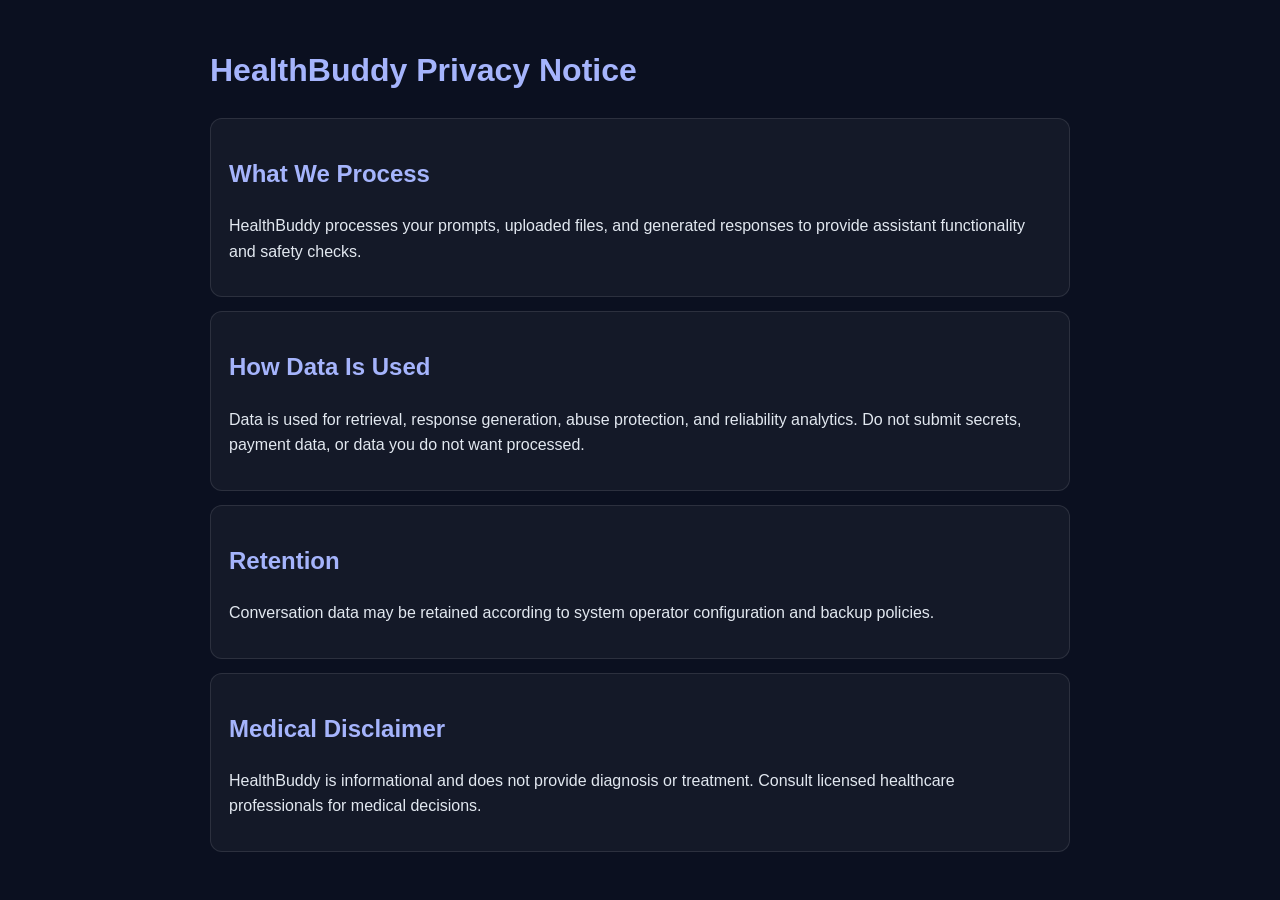
<file: frontend/privacy.html>
<!doctype html>
<html lang="en">
  <head>
    <meta charset="UTF-8" />
    <meta name="viewport" content="width=device-width, initial-scale=1.0" />
    <title>HealthBuddy Privacy Notice</title>
    <style>
      body {
        margin: 0;
        padding: 24px;
        font-family: "Segoe UI", Arial, sans-serif;
        background: #0b1020;
        color: #e2e8f0;
        line-height: 1.6;
      }
      .wrap {
        max-width: 860px;
        margin: 0 auto;
      }
      h1,
      h2 {
        color: #a5b4fc;
      }
      .card {
        background: rgba(255, 255, 255, 0.04);
        border: 1px solid rgba(255, 255, 255, 0.1);
        border-radius: 12px;
        padding: 16px 18px;
        margin-bottom: 14px;
      }
      a {
        color: #c4b5fd;
      }
    </style>
  </head>
  <body>
    <div class="wrap">
      <h1>HealthBuddy Privacy Notice</h1>
      <div class="card">
        <h2>What We Process</h2>
        <p>
          HealthBuddy processes your prompts, uploaded files, and generated
          responses to provide assistant functionality and safety checks.
        </p>
      </div>
      <div class="card">
        <h2>How Data Is Used</h2>
        <p>
          Data is used for retrieval, response generation, abuse protection, and
          reliability analytics. Do not submit secrets, payment data, or data
          you do not want processed.
        </p>
      </div>
      <div class="card">
        <h2>Retention</h2>
        <p>
          Conversation data may be retained according to system operator
          configuration and backup policies.
        </p>
      </div>
      <div class="card">
        <h2>Medical Disclaimer</h2>
        <p>
          HealthBuddy is informational and does not provide diagnosis or
          treatment. Consult licensed healthcare professionals for medical
          decisions.
        </p>
      </div>
    </div>
  </body>
</html>
</file>
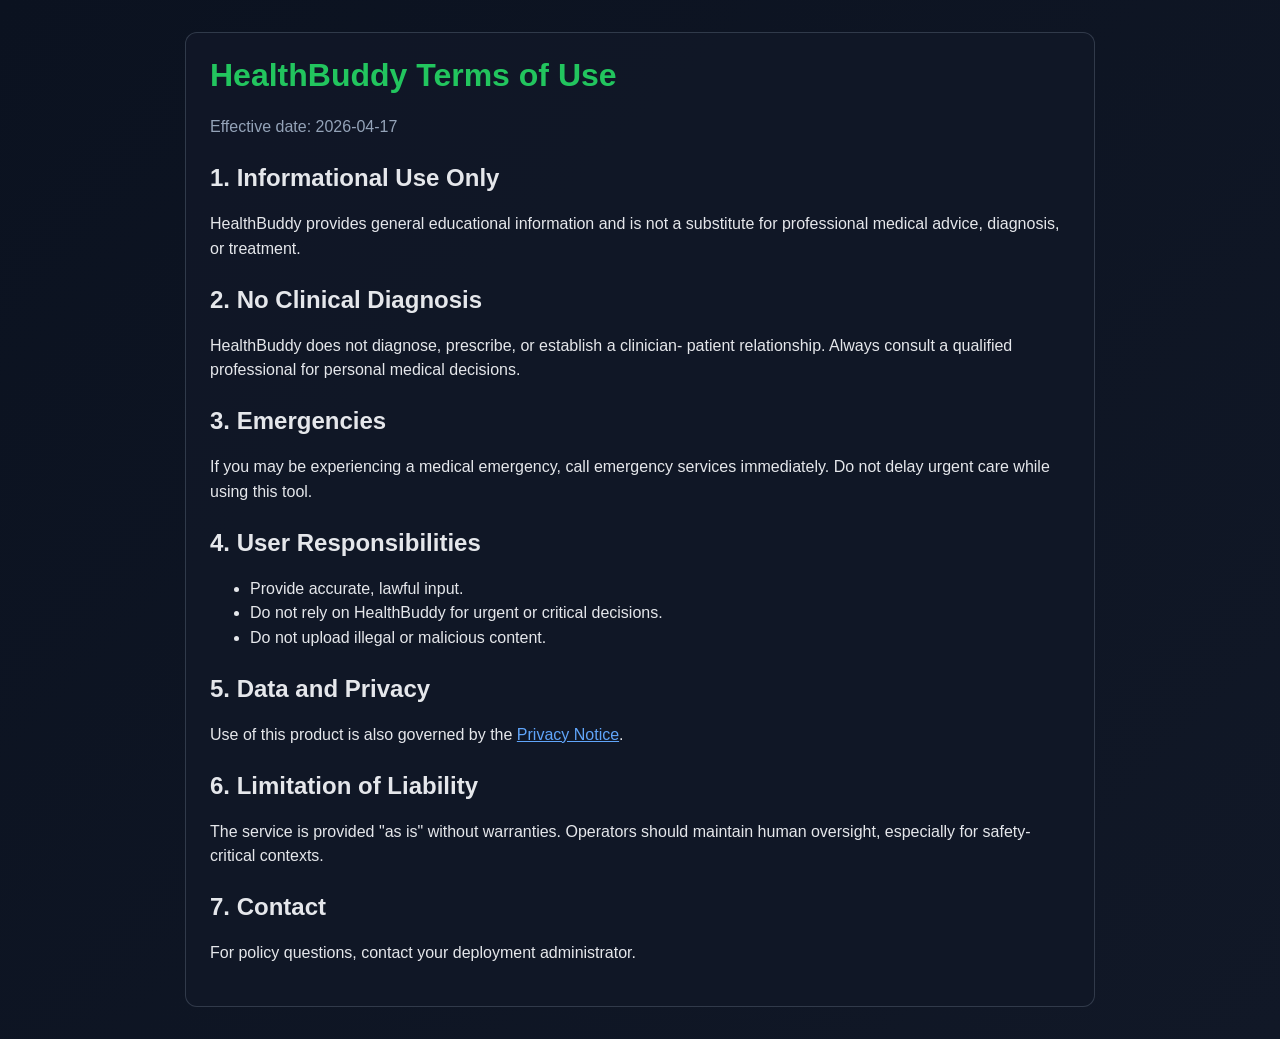
<file: frontend/terms.html>
<!doctype html>
<html lang="en">
  <head>
    <meta charset="UTF-8" />
    <meta name="viewport" content="width=device-width, initial-scale=1.0" />
    <title>HealthBuddy Terms of Use</title>
    <style>
      :root {
        --bg: #0f172a;
        --panel: #111827;
        --text: #e5e7eb;
        --muted: #94a3b8;
        --accent: #22c55e;
      }
      body {
        margin: 0;
        font-family: "Segoe UI", Tahoma, sans-serif;
        background: linear-gradient(135deg, #0b1220, #111827);
        color: var(--text);
      }
      .wrap {
        max-width: 860px;
        margin: 32px auto;
        padding: 24px;
        background: rgba(17, 24, 39, 0.9);
        border: 1px solid rgba(148, 163, 184, 0.25);
        border-radius: 12px;
      }
      h1 {
        margin-top: 0;
        color: var(--accent);
      }
      h2 {
        margin-top: 24px;
      }
      p,
      li {
        color: var(--text);
        line-height: 1.55;
      }
      .muted {
        color: var(--muted);
      }
      a {
        color: #60a5fa;
      }
    </style>
  </head>
  <body>
    <main class="wrap">
      <h1>HealthBuddy Terms of Use</h1>
      <p class="muted">Effective date: 2026-04-17</p>

      <h2>1. Informational Use Only</h2>
      <p>
        HealthBuddy provides general educational information and is not a
        substitute for professional medical advice, diagnosis, or treatment.
      </p>

      <h2>2. No Clinical Diagnosis</h2>
      <p>
        HealthBuddy does not diagnose, prescribe, or establish a clinician-
        patient relationship. Always consult a qualified professional for
        personal medical decisions.
      </p>

      <h2>3. Emergencies</h2>
      <p>
        If you may be experiencing a medical emergency, call emergency services
        immediately. Do not delay urgent care while using this tool.
      </p>

      <h2>4. User Responsibilities</h2>
      <ul>
        <li>Provide accurate, lawful input.</li>
        <li>Do not rely on HealthBuddy for urgent or critical decisions.</li>
        <li>Do not upload illegal or malicious content.</li>
      </ul>

      <h2>5. Data and Privacy</h2>
      <p>
        Use of this product is also governed by the
        <a href="/privacy">Privacy Notice</a>.
      </p>

      <h2>6. Limitation of Liability</h2>
      <p>
        The service is provided "as is" without warranties. Operators should
        maintain human oversight, especially for safety-critical contexts.
      </p>

      <h2>7. Contact</h2>
      <p>For policy questions, contact your deployment administrator.</p>
    </main>
  </body>
</html>
</file>
